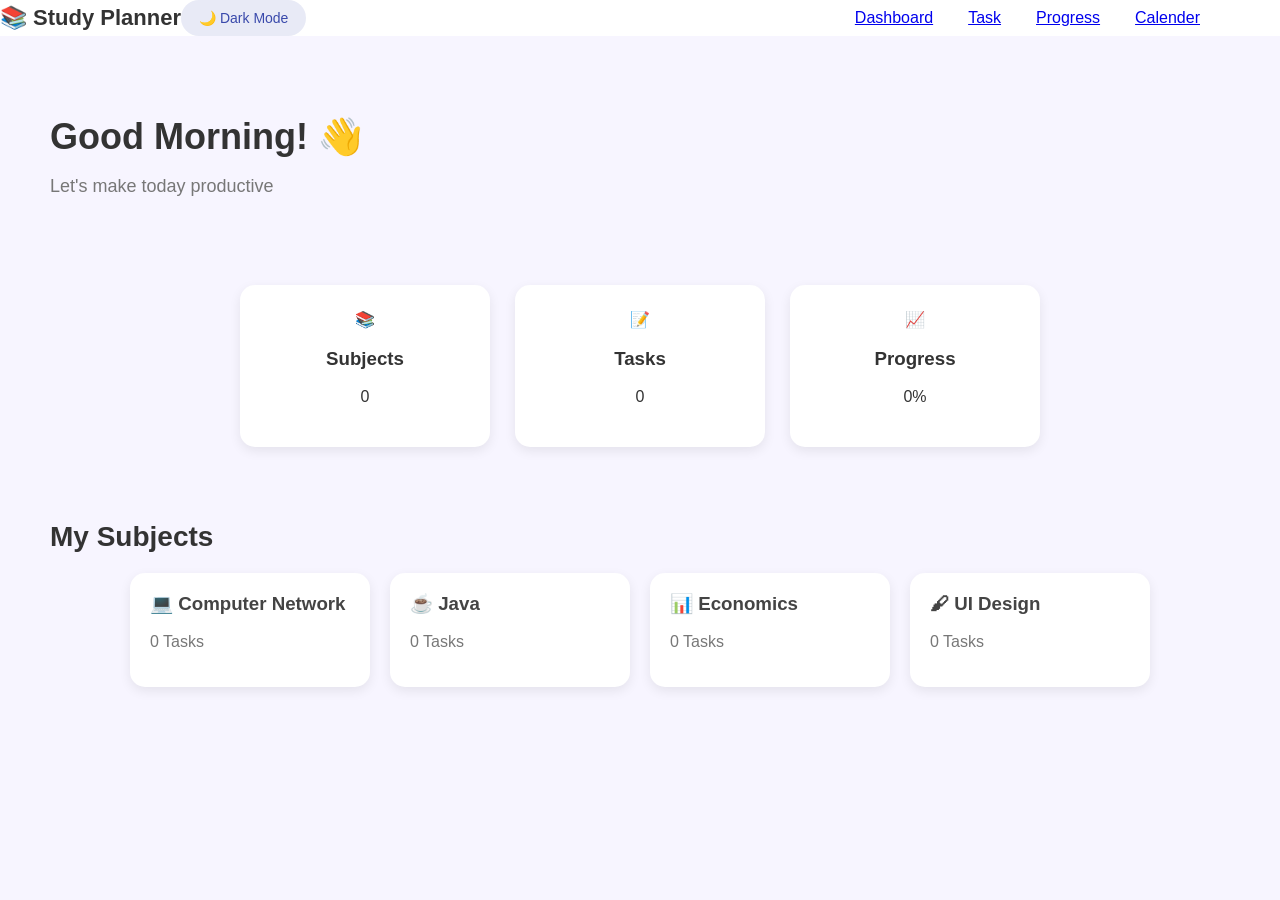
<file: index.html>
﻿<!DOCTYPE html>

<html lang="en">
<head>
    <meta charset="utf-8" />
    <title>Student Study Planner</title>
    
    <link rel="stylesheet" href="style.css" />

</head>
<body>

<nav>
<div class="logo">📚 Study Planner</div>
<button id="themeToggle" onclick="toggleTheme()">🌙 Dark Mode</button>

<div class="nav-links">

    <a href="index.html">Dashboard</a>
    <a href="tasks.html">Task</a>
    <a href="progress.html">Progress</a>
    <a href="calender.html">Calender</a>
</div>
</nav>

<section class="Welcome">
    <h1>Good Morning! 👋</h1>
    <p>Let's make today productive </p>
</section>

<section class="dashboard-cards">
    <div class="card">
        <div class="card-icon">📚</div>
        <h3>Subjects</h3>
        <p id="dashboardSubjects">4</p>
    </div>

    <div class="card">
        <div class="card-icon">📝</div>
        <h3>Tasks</h3>
        <p id="dashboardTasks">12</p>
    </div>

    <div class="card">
        <div class="card-icon">📈</div>
        <h3>Progress</h3>
        <p id="dashboardProgress">65%</p>
    </div>
</section>

<section class="subjects">

    <h2>My Subjects</h2>

    <div class="subject-cards">

        <div class="subject-card">
            <h3>💻 Computer Network</h3>
            <p id="networkTasks">0 Tasks</p>
        </div>

        <div class="subject-card">
            <h3> ☕ Java</h3>
            <p id="javaTasks">0 Tasks</p>
        </div>

        <div class="subject-card">
            <h3>📊 Economics</h3>
            <p id="economicsTasks">0 Tasks</p>
        </div>

        <div class="subject-card">
            <h3>🖌 UI Design</h3>
            <p id="uiTasks">0 Tasks</p>
        </div>

        </div>
</section>

<script src="Script1.js"></script>

</body>
</html>
</file>
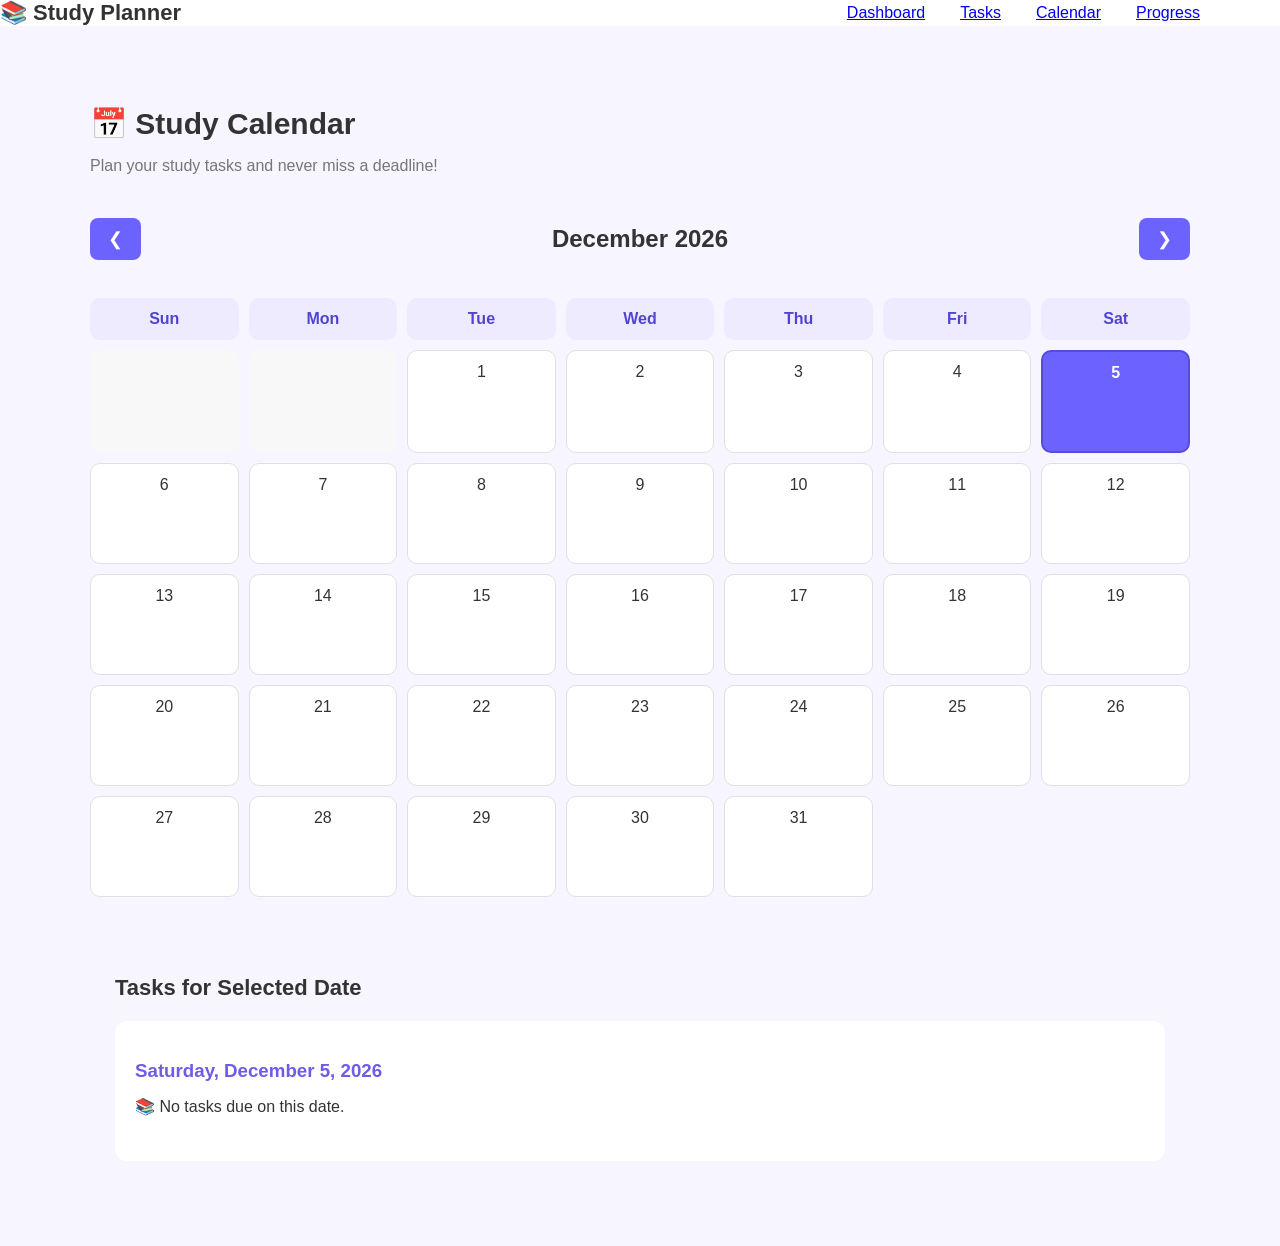
<file: calender.html>
﻿
<!DOCTYPE html>
<html lang="en">
<head>
    <meta charset="UTF-8">
    <meta name="viewport" content="width=device-width, initial-scale=1.0">
    <title>Calendar - Study Planner</title>
    <link rel="stylesheet" href="style.css">
</head>
<body>

    <nav>
        <div class="logo">📚 Study Planner</div>

        <div class="nav-links">
            <a href="index.html">Dashboard</a>
            <a href="tasks.html">Tasks</a>
            <a href="calendar.html" class="active">Calendar</a>
            <a href="progress.html">Progress</a>
        </div>
    </nav>

    <main class="calendar-container">

        <h1>📅 Study Calendar</h1>
        <p>Plan your study tasks and never miss a deadline!</p>

        <div class="calendar-header">
            <button id="prevMonth">❮</button>
            <h2 id="monthYear"></h2>
            <button id="nextMonth">❯</button>
        </div>

        <div class="calendar-grid" id="calendarGrid"></div>

        <div class="selected-date-tasks">
            <h2>Tasks for Selected Date</h2>
            <div id="calendarTasks">
                Select a date to view your tasks.
            </div>
        </div>

    </main>

    <script src="Script1.js"></script>

</body>
</html>
</file>
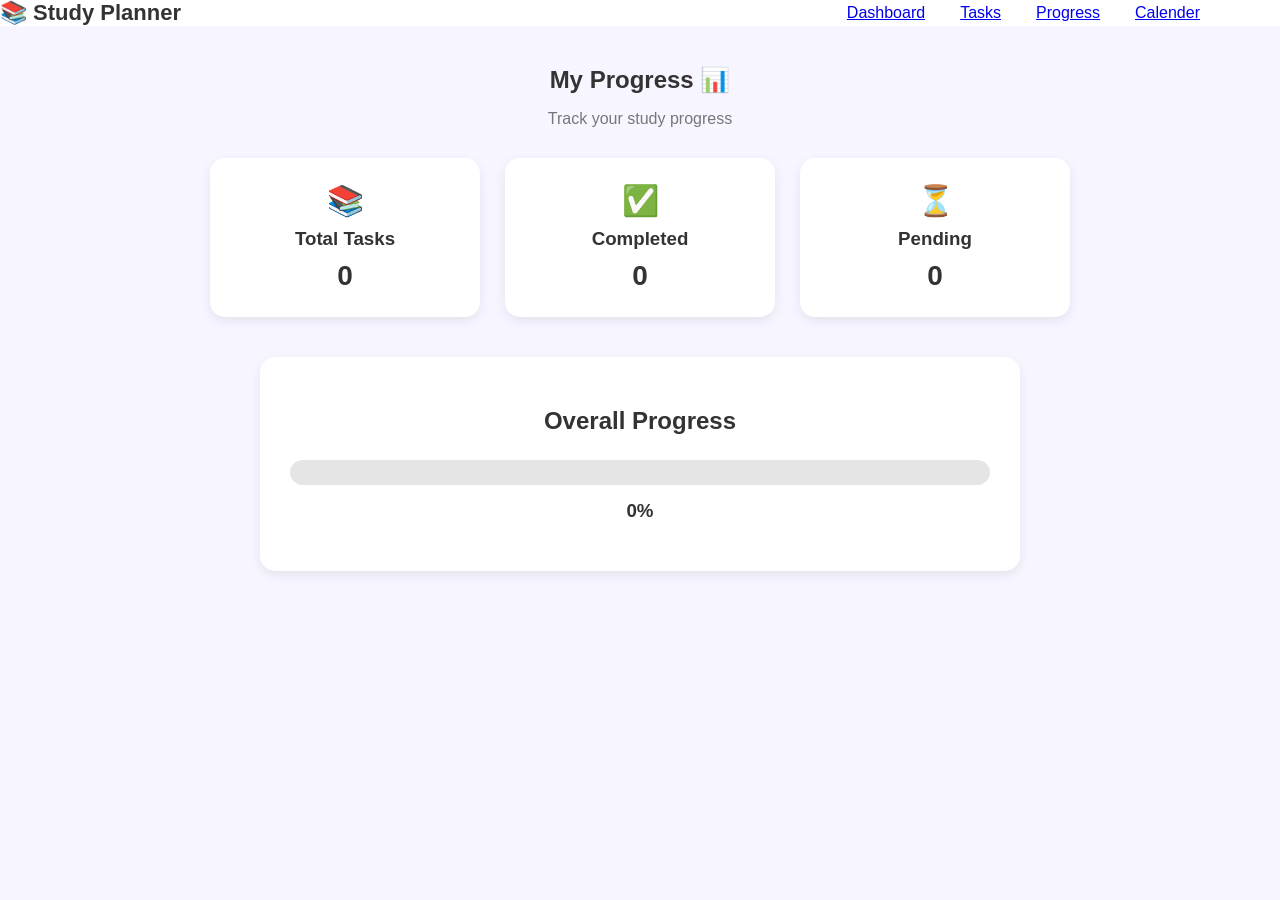
<file: progress.html>
﻿<!DOCTYPE html>
<html lang="en">

<head>
    <meta charset="UTF-8">
    <title>Progress - Study Planner</title>
    <link rel="stylesheet" href="style.css">
</head>

<body>

    <nav>

        <div class="logo">📚 Study Planner</div>

        <div class="nav-links">
            <a href="index.html">Dashboard</a>
            <a href="tasks.html">Tasks</a>
            <a href="progress.html">Progress</a>
            <a href="calender.html">Calender</a>
        </div>

    </nav>

    <section class="progress-section">

        <h1>My Progress 📊</h1>
        <p>Track your study progress</p>

        <div class="progress-cards">

            <div class="progress-card">
                <h2>📚</h2>
                <h3>Total Tasks</h3>
                <p id="totalTasks">4</p>
            </div>

            <div class="progress-card">
                <h2>✅</h2>
                <h3>Completed</h3>
                <p id="completedTasks">1</p>
            </div>

            <div class="progress-card">
                <h2>⏳</h2>
                <h3>Pending</h3>
                <p id="pendingTasks">3</p>
            </div>

        </div>

        <div class="progress-box">

            <h2>Overall Progress</h2>

            <div class="progress-bar">
                <div class="progress-fill" id="progressFill"></div>
            </div>

            <h3 id="progressPercentage">25%</h3>

        </div>

    </section>

    <script src="Script1.js"></script>

</body>

</html>
</file>
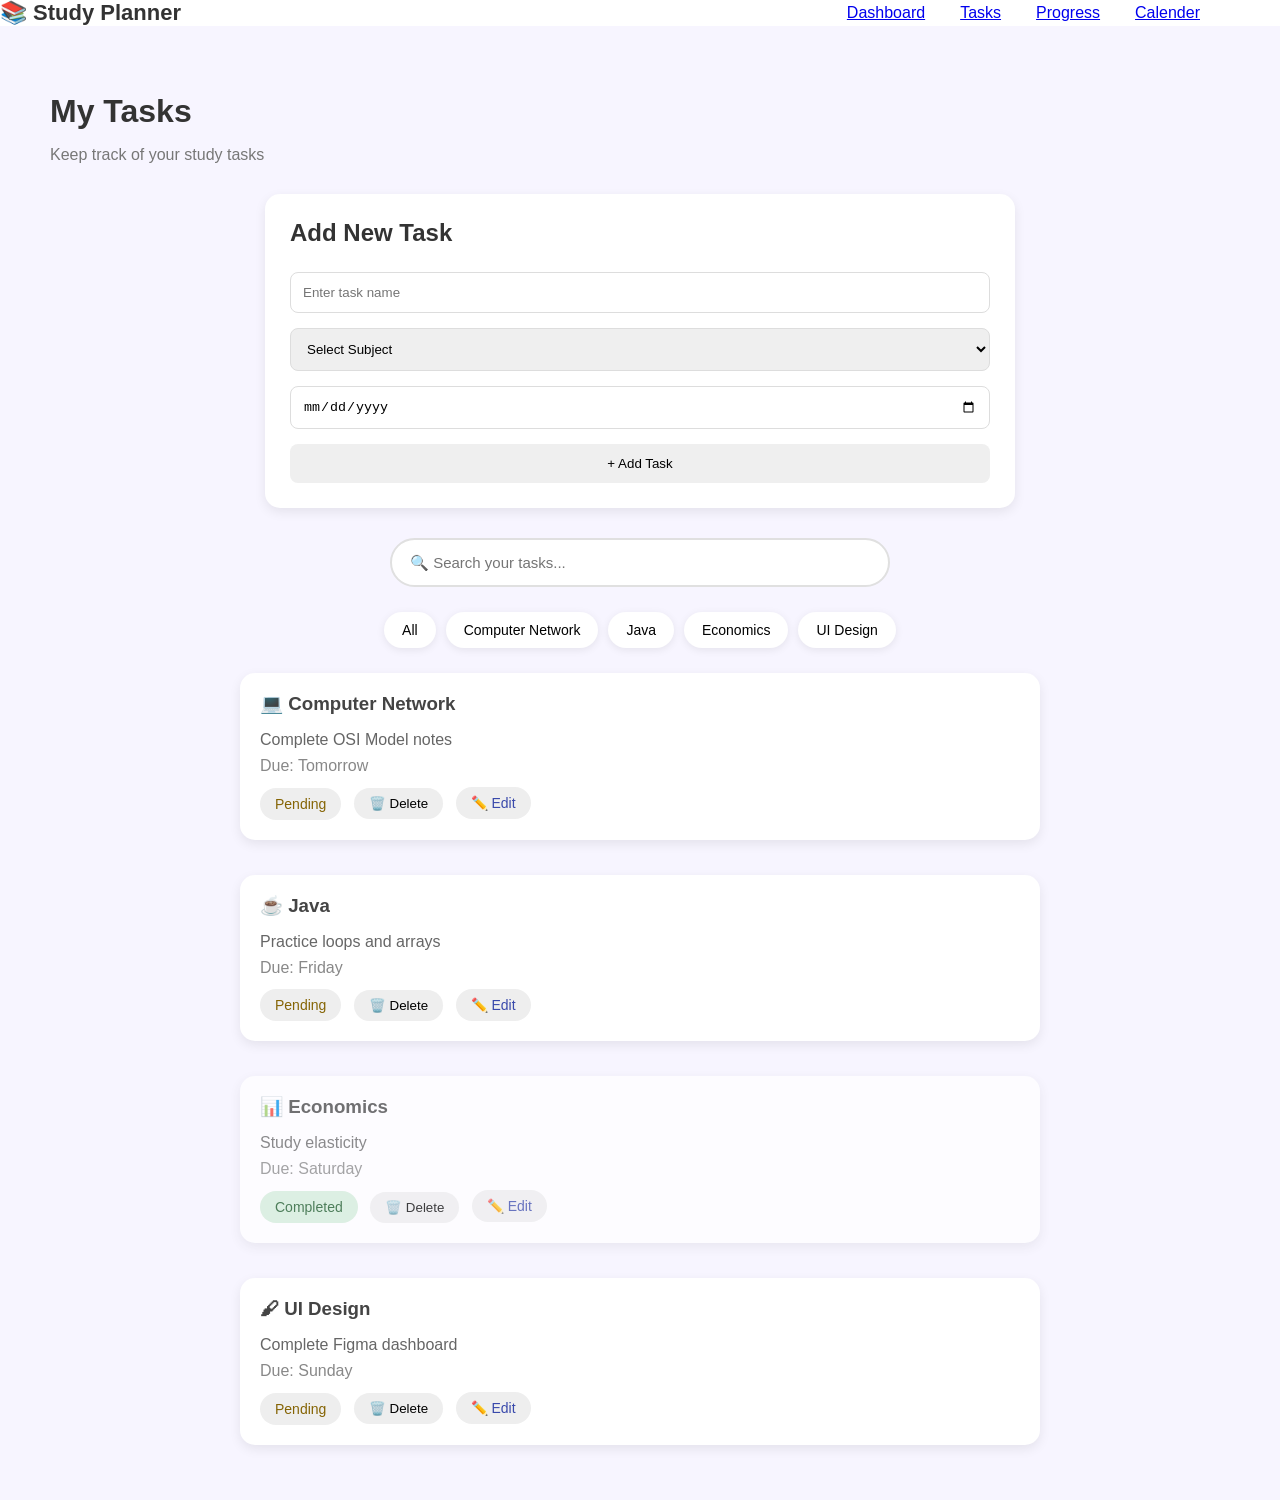
<file: tasks.html>
﻿


    
<!DOCTYPE html>
<html lang="en">

<head>
    <meta charset="UTF-8">
    <title>Tasks - Study Planner</title>
    <link rel="stylesheet" href="style.css">
</head>

<body>

    <nav>

        <div class="logo">📚 Study Planner</div>

        <div class="nav-links">
            <a href="index.html">Dashboard</a>
            <a href="tasks.html">Tasks</a>
            <a href="progress.html">Progress</a>
            <a href="calender.html">Calender</a>
        </div>

    </nav>

    <section class="tasks-section">

        <h1>My Tasks</h1>
        <p>Keep track of your study tasks</p>

        <div class="add-task">

            <h2>Add New Task</h2>

            <input type="text" id="taskName" placeholder="Enter task name">

            <select id="taskSubject">
                <option value="">Select Subject</option>
                <option>Computer Network</option>
                <option>Java</option>
                <option>Economics</option>
                <option>UI Design</option>
            </select>

            <input type="date" id="taskDate">

            <button onclick="addTask()">+ Add Task</button>

        </div>

        <div class="task-search">
            <input type="text"
                   id="searchTask"
                   placeholder="🔍 Search your tasks..."
                   onkeyup="searchTasks()">
        </div>

        <div class="task-filter">

            <button onclick="filterTasks('All')">All</button>
            <button onclick="filterTasks('Computer Network')">Computer Network</button>
            <button onclick="filterTasks('Java')">Java</button>
            <button onclick="filterTasks('Economics')">Economics</button>
            <button onclick="filterTasks('UI Design')">UI Design</button>

        </div>

        <div class="task-list">

            <div class="task-card">
                <h3>💻 Computer Network</h3>
                <p>Complete OSI Model notes</p>
                <span>Due: Tomorrow</span>
                <button class="status-btn" onclick="changeStatus(this)">Pending</button>
                <button class="delete-btn" onclick="deleteTask(this)">🗑️ Delete</button>
                <button class="edit-btn" onclick="editTask(this)">✏️ Edit</button>
            </div>

            <div class="task-card">
                <h3>☕ Java</h3>
                <p>Practice loops and arrays</p>
                <span>Due: Friday</span>
                <button class="status-btn" onclick="changeStatus(this)">Pending</button>
                <button class="delete-btn" onclick="deleteTask(this)">🗑️ Delete</button>
                <button class="edit-btn" onclick="editTask(this)">✏️ Edit</button>
            </div>

            <div class="task-card">
                <h3>📊 Economics</h3>
                <p>Study elasticity</p>
                <span>Due: Saturday</span>
                <button class="status-btn completed" onclick="changeStatus(this)">Completed</button>
                <button class="delete-btn" onclick="deleteTask(this)">🗑️ Delete</button>
                <button class="edit-btn" onclick="editTask(this)">✏️ Edit</button>
            </div>

            <div class="task-card">
                <h3>🖌 UI Design</h3>
                <p>Complete Figma dashboard</p>
                <span>Due: Sunday</span>
                <button class="status-btn" onclick="changeStatus(this)">Pending</button>
                <button class="delete-btn" onclick="deleteTask(this)">🗑️ Delete</button>
                <button class="edit-btn" onclick="editTask(this)">✏️ Edit</button>
            </div>

        </div>

    </section>

    <script src="Script1.js"></script>

</body>
</html>
</file>
<file: style.css>
﻿body
{
margin:0;
font-family:Arial,sans-serif;
background-color:#f7f5ff;
color:#333;
}
nav 
{
display:flex;
align-items:center;
padding:20px,50px;
background-color:white;
}
.logo
{
font-size:22px;
font-weight:bold;
}
.nav-links
{
    display: flex;
    gap: 35px;
    margin-left: auto;
    margin-right: 80px;
}
nav.links a
{
text-decoration:none;
color:#555;
}
.Welcome
{
padding:50px;
}
.Welcome h1 
{
font-size:36px;
margin-bottom:10px;
}
.Welcome p
{
color:#777;
font-size:18px;
}
.dashboard-cards {
    display: flex !important;
    flex-direction: row !important;
    flex-wrap: nowrap;
    gap: 25px;
    padding: 20px 50px;
    justify-content: center;
}
.card {
    background-color: white;
    width: 200px;
    padding: 25px;
    border-radius: 15px;
    box-shadow: 0 4px 12px rgba(0, 0, 0, 0.08);
    text-align: center;
}
.subjects
{
padding:30px 50px;
}
.subjects h2 
{
font-size:28px;   
margin-bottom:20px;
}
.subject-cards 
{
    display: flex;
    justify-content: center;
    gap: 20px;
    flex-direction: row;
    flex-wrap: nowrap;
    align-items: stretch;
}
.subject-card
{
background-color:white;
width:200px;
padding:20px;
border-radius:15px;
box-shadow:0 4px 12px rgba(0,0,0,0.08)
}
.subject-card h3
{
margin-top:0;
color:#444;
}
.subject-card p
{
color:#777;
}
.tasks-section 
{
    padding: 40px 50px;
}

.tasks-section h1 
{
    font-size: 32px;
    margin-bottom: 5px;
}

.tasks-section > p 
{
    color: #777;
    margin-bottom: 30px;
}

.task-list 
{
    display: flex;
    flex-direction: column;
    gap: 20px;
    max-width: 800px;
    margin: auto;
}

.task-card 
{
    background-color: white;
    padding: 20px 25px;
    border-radius: 15px;
    box-shadow: 0 4px 12px rgba(0, 0, 0, 0.08);
}
.task-card h3 
{
        margin-top: 0;
        color: #444;
}
.task-card p 
{
        color: #666;
 }

.task-card span 
{
        color: #888;
        margin-right: 20px;
}
.task-card button
{
        border: none;
        padding: 8px 15px;
        border-radius: 20px;
        background-color: #eee;
        cursor: pointer;
}
.add-task
{
    width: 90%;
    max-width: 700px;
    margin: 30px auto;
    padding: 25px;
    background: white;
    border-radius: 15px;
    box-shadow: 0 4px 12px rgba(0, 0, 0, 0.08);
    display: flex;
    flex-direction: column;
    gap: 15px;
 }
.add-task h2 
{
    margin: 0 0 10px;
}

.add-task input,
.add-task select
{
        width: 100%;
        padding: 12px;
        border: 1px solid #ddd;
        border-radius: 8px;
        box-sizing: border-box;
}
.add-task button 
{
        padding: 12px;
        border: none;
        border-radius: 8px;
        cursor: pointer;
}
/* Progress Page */

.progress-section {
    width: 90%;
    max-width: 1000px;
    margin: 40px auto;
    text-align: center;
}

    .progress-section h1 {
        margin-bottom: 5px;
    }

    .progress-section > p {
        color: #777;
        margin-bottom: 30px;
    }

.progress-cards {
    display: flex;
    justify-content: center;
    gap: 25px;
    flex-wrap: wrap;
}

.progress-card {
    background: white;
    width: 220px;
    padding: 25px;
    border-radius: 15px;
    box-shadow: 0 4px 12px rgba(0, 0, 0, 0.08);
}

    .progress-card h2 {
        font-size: 30px;
        margin: 0;
    }

    .progress-card h3 {
        margin: 10px 0;
    }

    .progress-card p {
        font-size: 28px;
        font-weight: bold;
        margin: 0;
    }

.progress-box {
    background: white;
    width: 90%;
    max-width: 700px;
    margin: 40px auto;
    padding: 30px;
    border-radius: 15px;
    box-shadow: 0 4px 12px rgba(0, 0, 0, 0.08);
}

    .progress-box h2 {
        margin-bottom: 25px;
    }

.progress-bar {
    width: 100%;
    height: 25px;
    background: #e5e5e5;
    border-radius: 20px;
    overflow: hidden;
}

.progress-fill {
    width: 25%;
    height: 100%;
    background: #6c63ff;
    border-radius: 20px;
}

#progressPercentage {
    margin-top: 15px;
}
.task-filter {
    width: 90%;
    max-width: 1000px;
    margin: 25px auto;
    display: flex;
    justify-content: center;
    gap: 10px;
    flex-wrap: wrap;
}

    .task-filter button {
        padding: 10px 18px;
        border: none;
        border-radius: 20px;
        background: white;
        cursor: pointer;
        font-size: 14px;
        box-shadow: 0 2px 8px rgba(0, 0, 0, 0.08);
    }

        .task-filter button:hover {
            transform: translateY(-2px);
        }

    .status-btn:hover {
        transform: translateY(-1px);
    }
.task-card:has(.status-btn.completed) {
    opacity: 0.75;
}
.status-btn {
    padding: 8px 16px;
    border: none;
    border-radius: 20px;
    background: #fff3cd;
    color: #856404;
    cursor: pointer;
    font-size: 14px;
    transition: 0.2s;
}

    .status-btn.completed {
        background: #d4edda;
        color: #155724;
    }

    .status-btn:hover {
        transform: translateY(-2px);
    }
.task-card {
    position: relative;
    padding: 20px;
    margin-bottom: 15px;
    border-radius: 15px;
}

    .task-card h3 {
        margin-bottom: 8px;
    }

    .task-card p {
        margin-bottom: 8px;
    }

    .task-card span {
        display: block;
        margin-bottom: 12px;
    }

.delete-btn {
    margin-left: 8px;
}
.status-btn,
.delete-btn {
    display: inline-block;
    vertical-align: middle;
}
.task-card:has(.status-btn.completed) {
    opacity: 0.75;
}
.edit-btn {
    padding: 8px 16px;
    border: none;
    border-radius: 20px;
    background: #e8eaf6;
    color: #3949ab;
    cursor: pointer;
    font-size: 14px;
    margin-left: 8px;
    transition: 0.2s;
}

    .edit-btn:hover {
        transform: translateY(-2px);
    }
.task-search {
    width: 90%;
    max-width: 500px;
    margin: 25px auto 15px;
}

    .task-search input {
        width: 100%;
        padding: 14px 18px;
        border: 2px solid #e0e0e0;
        border-radius: 25px;
        outline: none;
        font-size: 15px;
        box-sizing: border-box;
        transition: 0.3s;
    }

        .task-search input:focus {
            border-color: #7986cb;
            box-shadow: 0 0 8px rgba(121, 134, 203, 0.25);
        }
#themeToggle {
    padding: 10px 18px;
    border: none;
    border-radius: 20px;
    background: #e8eaf6;
    color: #3949ab;
    font-size: 14px;
    cursor: pointer;
    transition: 0.3s;
}

    #themeToggle:hover {
        transform: translateY(-2px);
    }
/* Dark Mode */

body.dark-mode {
    background-color: #121826;
    color: #f1f5f9;
}

.dark-mode nav {
    background-color: #1e293b;
}

.dark-mode .logo,
.dark-mode .nav-links a {
    color: #f1f5f9;
}

.dark-mode .card,
.dark-mode .subject-card,
.dark-mode .task-card,
.dark-mode .add-task,
.dark-mode .progress-card {
    background-color: #1e293b;
    color: #f1f5f9;
}

.dark-mode input,
.dark-mode select {
    background-color: #334155;
    color: white;
    border-color: #475569;
}

.dark-mode .task-search input {
    background-color: #334155;
    color: white;
    border-color: #475569;
}

.dark-mode h1,
.dark-mode h2,
.dark-mode h3,
.dark-mode p,
.dark-mode span {
    color: inherit;
}
/* ===== CALENDAR PAGE ===== */

.calendar-container {
    max-width: 1100px;
    margin: 40px auto;
    padding: 20px;
}

    .calendar-container > h1 {
        margin-bottom: 10px;
        font-size: 30px;
    }

    .calendar-container > p {
        margin-bottom: 30px;
        color: #777;
    }

/* Calendar Header */

.calendar-header {
    display: flex;
    justify-content: space-between;
    align-items: center;
    gap: 15px;
    margin-bottom: 25px;
}

    .calendar-header h2 {
        font-size: 24px;
        text-align: center;
    }

    .calendar-header button {
        padding: 10px 18px;
        border: none;
        border-radius: 8px;
        background-color: #6c63ff;
        color: white;
        cursor: pointer;
        font-size: 18px;
    }

        .calendar-header button:hover {
            background-color: #574bdb;
        }

/* Calendar Grid */

.calendar-grid {
    display: grid;
    grid-template-columns: repeat(7, minmax(0, 1fr));
    gap: 10px;
}

/* Weekday Headings and Date Boxes */

.calendar-day,
.calendar-date {
    min-width: 0;
    padding: 12px 5px;
    border-radius: 10px;
    text-align: center;
}

.calendar-day {
    font-weight: bold;
    background-color: #eeeaff;
    color: #5145cd;
}

.calendar-date {
    min-height: 75px;
    border: 1px solid #e0e0e0;
    background-color: white;
    color: #333;
    cursor: pointer;
    transition: 0.2s ease;
}

    .calendar-date:hover {
        border-color: #6c63ff;
        background-color: #f3f1ff;
    }

    /* Today's Date */

    .calendar-date.today {
        border: 2px solid #6c63ff;
        font-weight: bold;
    }

    /* Selected Date */

    .calendar-date.selected {
        background-color: #6c63ff;
        color: white;
        border-color: #6c63ff;
    }

    /* Dates Outside the Current Month */

    .calendar-date.empty {
        background-color: #f8f8f8;
        border: 1px solid transparent;
        cursor: default;
    }

/* Tasks for Selected Date */

.selected-date-tasks {
    margin-top: 35px;
    padding: 25px;
    border-radius: 12px;
    background-color: #f7f6ff;
}

    .selected-date-tasks h2 {
        margin-bottom: 15px;
        font-size: 22px;
    }

/* Responsive Design */

@media (max-width: 600px) {
    .calendar-container {
        padding: 12px;
        margin: 20px auto;
    }

    .calendar-grid {
        gap: 4px;
    }

    .calendar-day,
    .calendar-date {
        padding: 8px 2px;
        font-size: 12px;
        border-radius: 6px;
    }

    .calendar-date {
        min-height: 55px;
    }

    .calendar-header h2 {
        font-size: 18px;
    }

    .calendar-header button {
        padding: 8px 12px;
    }

    .selected-date-tasks {
        padding: 15px;
    }
}
/* Fix selected date highlight */
.calendar-date.selected {
    background-color: #6c63ff !important;
    color: white !important;
    border: 2px solid #574bdb !important;
    font-weight: bold;
}
#calendarTasks {
    background-color: #ffffff;
    color: #333333;
    padding: 20px;
    margin-top: 20px;
    border-radius: 12px;
    min-height: 100px;
}

    #calendarTasks h3 {
        color: #6c5ce7;
        margin-bottom: 15px;
    }

    #calendarTasks p {
        color: #333333;
        margin: 10px 0;
    }

.calendar-task-card {
    background-color: #f5f3ff;
    color: #333333;
    padding: 15px;
    margin-bottom: 12px;
    border-radius: 10px;
    border-left: 4px solid #6c5ce7;
}

    .calendar-task-card p {
        color: #333333;
    }
</file>
